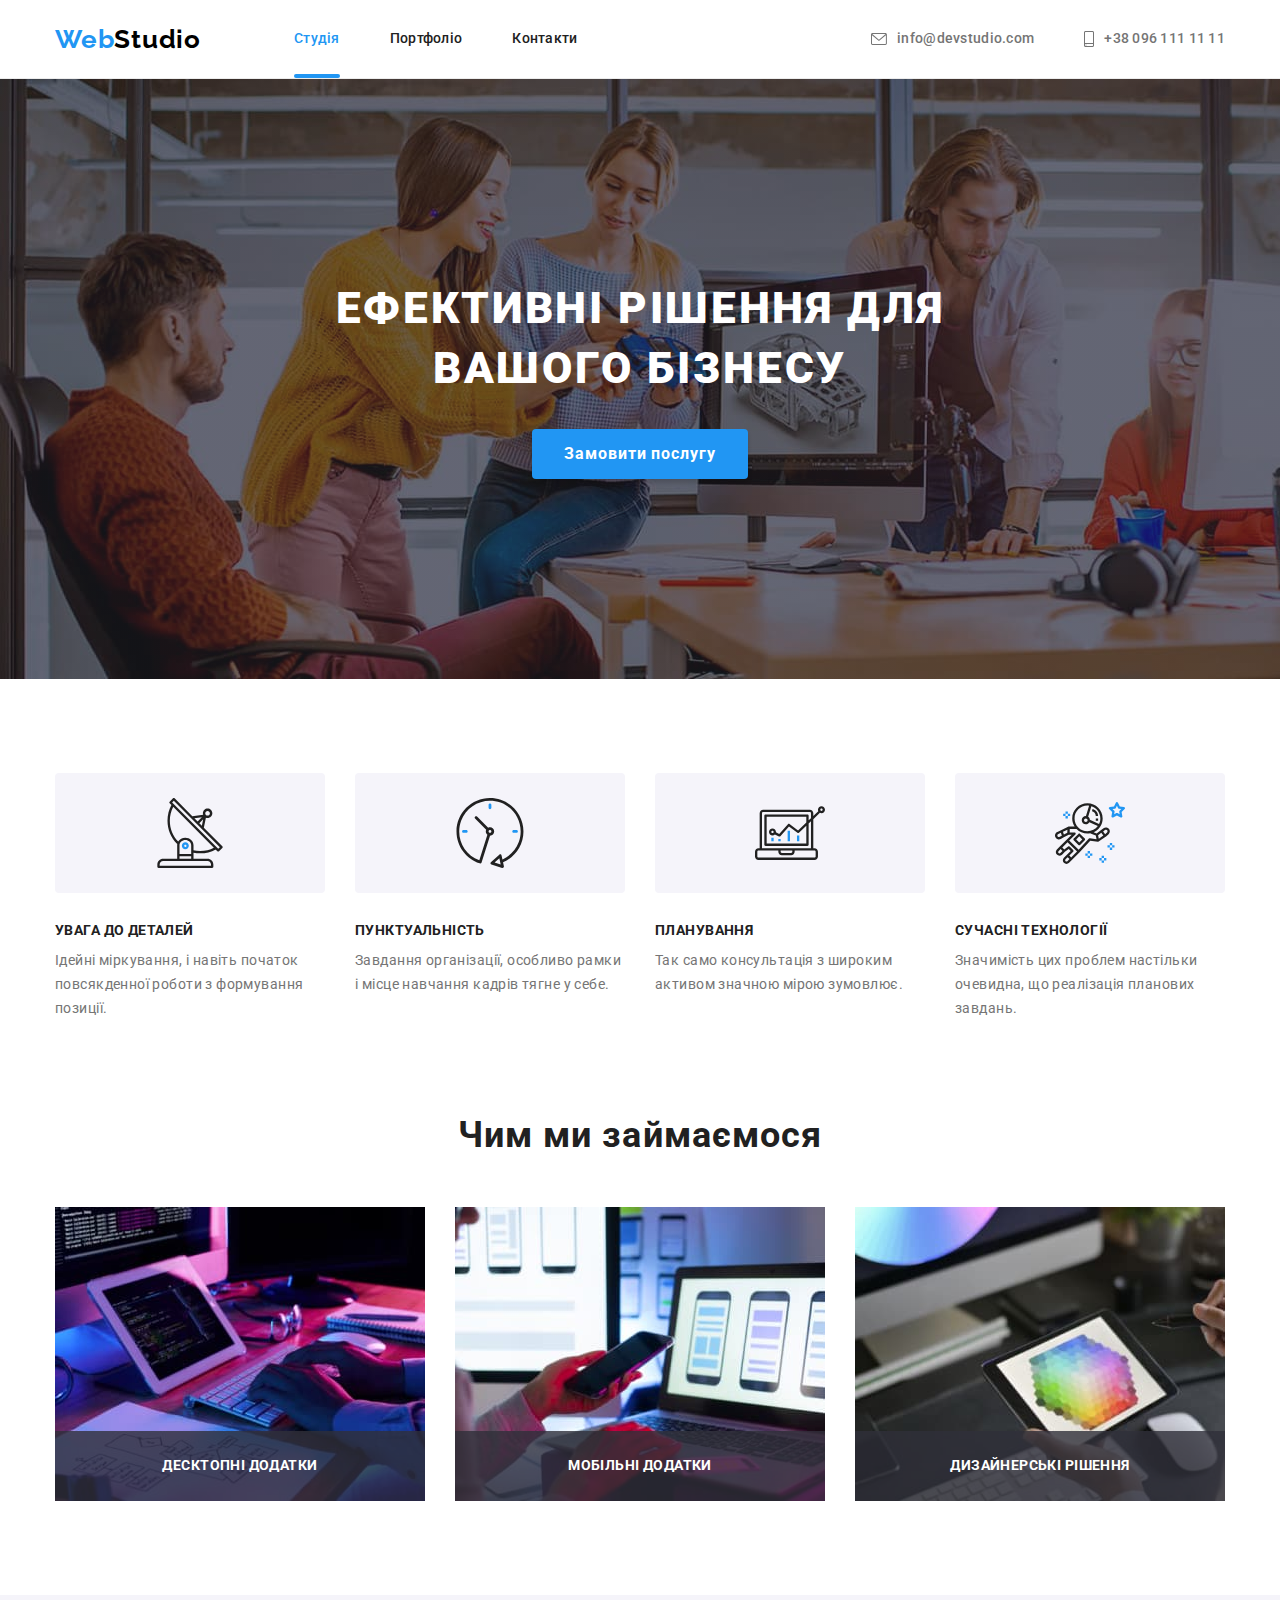
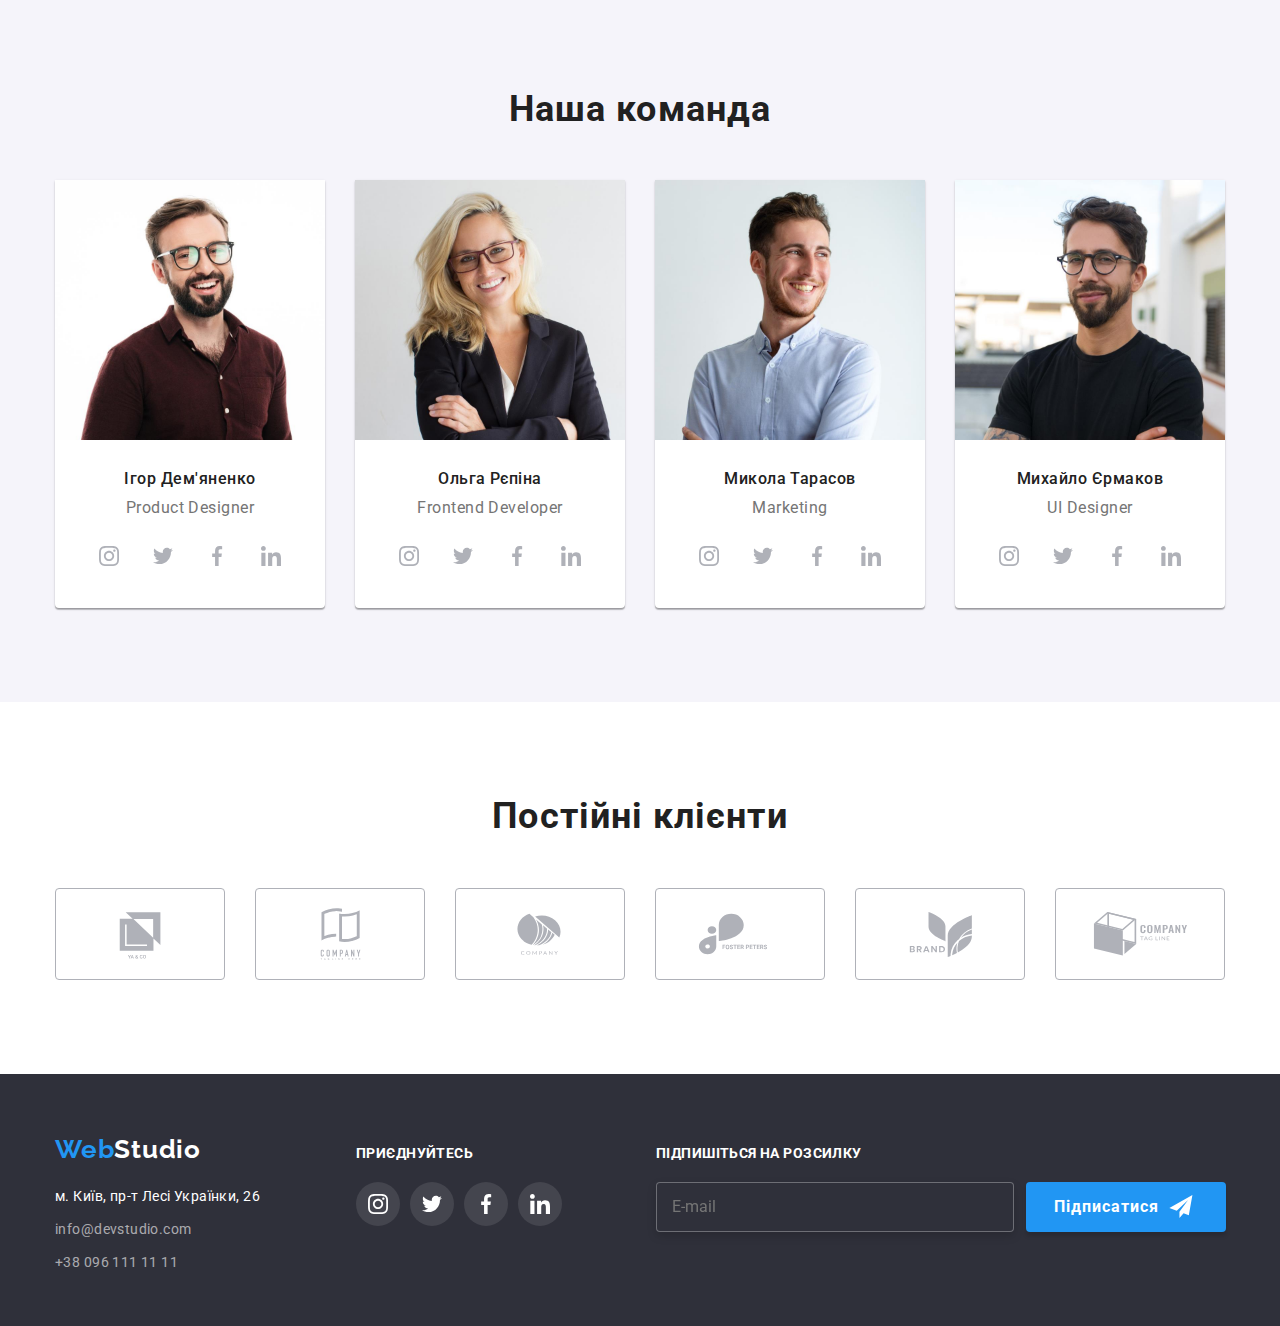
<file: index.html>
<!DOCTYPE html>
<html lang="uk">
  <head>
    <meta charset="UTF-8" />
    <meta http-equiv="X-UA-Compatible" content="IE=edge" />
    <meta name="viewport" content="width=device-width, initial-scale=1.0" />
    <title>Студія</title>
    <link rel="preconnect" href="https://fonts.googleapis.com" />
    <link rel="preconnect" href="https://fonts.gstatic.com" crossorigin />
    <link
      href="https://fonts.googleapis.com/css2?family=Raleway:wght@700&family=Roboto:wght@400;500;700;900&display=swap"
      rel="stylesheet"
    />
    <link
      rel="stylesheet"
      href="https://cdnjs.cloudflare.com/ajax/libs/modern-normalize/1.1.0/modern-normalize.min.css"
    />
    <link rel="stylesheet" href="./css/styles.css" />
  </head>
  <body>
    <!-- Шапка -->
    <header>
      <!-- навігація -->
      <div class="container header-main">
        <nav class="main-nav">
          <a href="./index.html" class="logo">Web<span class="black-logo">Studio</span></a>
          <ul class="site-nav">
            <li class="item"><a class="nav-link current" href="./index.html">Студія</a></li>
            <li class="item"><a class="nav-link" href="./portfolio.html">Портфоліо</a></li>
            <li class="item"><a class="nav-link" href="#">Контакти</a></li>
          </ul>
        </nav>
        <ul class="contact">
          <!-- контакти -->
          <li class="item">
            <a class="contact-item" href="mailto:info@devstudio.com"
              ><svg class="icon-envelope" width="16" height="12">
                <use href="./images/icons.svg#icon-envelope"></use></svg
              >info@devstudio.com
            </a>
          </li>
          <li class="item">
            <a class="contact-item" href="tel:+380961111111"
              ><svg class="icon-envelope" width="10" height="16">
                <use href="./images/icons.svg#icon-smartphone"></use></svg
              >+38 096 111 11 11</a
            >
          </li>
        </ul>
      </div>
    </header>
    <main>
      <!-- Герой -->
      <section class="section hero-section">
        <div class="container">
          <h1>
            Ефективні рішення для <br />
            вашого бізнесу
          </h1>
          <button type="button" class="button-hero" data-modal-open>Замовити послугу</button>
        </div>
      </section>
      <!-- Переваги -->
      <section class="section benefits-section">
        <h2 class="visually-hidden">Переваги</h2>
        <div class="container">
          <ul class="benefits-list">
            <li class="benefits-item">
              <div class="thumb">
                <svg class="icon-benefits"><use href="./images/icons.svg#icon-antenna"></use></svg>
              </div>
              <h3 class="benefits-title">Увага до деталей</h3>
              <p class="benefits-text">
                Ідейні міркування, і навіть початок повсякденної роботи з формування позиції.
              </p>
            </li>
            <li class="benefits-item">
              <div class="thumb">
                <svg class="icon-benefits"><use href="./images/icons.svg#icon-clock"></use></svg>
              </div>
              <h3 class="benefits-title">Пунктуальність</h3>
              <p class="benefits-text">
                Завдання організації, особливо рамки і місце навчання кадрів тягне у себе.
              </p>
            </li>
            <li class="benefits-item">
              <div class="thumb">
                <svg class="icon-benefits"><use href="./images/icons.svg#icon-diagram"></use></svg>
              </div>
              <h3 class="benefits-title">Планування</h3>
              <p class="benefits-text">
                Так само консультація з широким активом значною мірою зумовлює.
              </p>
            </li>
            <li class="benefits-item">
              <div class="thumb">
                <svg class="icon-benefits">
                  <use href="./images/icons.svg#icon-astronaut"></use>
                </svg>
              </div>
              <h3 class="benefits-title">Сучасні технології</h3>
              <p class="benefits-text">
                Значимість цих проблем настільки очевидна, що реалізація планових завдань.
              </p>
            </li>
          </ul>
        </div>
      </section>
      <!-- Чим ми займаємося -->
      <section class="section">
        <div class="container">
          <h2>Чим ми займаємося</h2>
          <ul class="doing">
            <li class="doing-item">
              <div class="doing-thumb">
                <img src="./images/box1.jpg" alt="Пише код за клавіатурою" width="370" />
                <p class="doing-sign">Десктопні додатки</p>
              </div>
            </li>
            <li class="doing-item">
              <div class="doing-thumb">
                <img src="./images/box2.jpg" alt="Створення UI/UX для смартфонів" width="370" />
                <p class="doing-sign">Мобільні додатки</p>
              </div>
            </li>
            <li class="doing-item">
              <div class="doing-thumb">
                <img src="./images/box3.jpg" alt="Палітра на планшеті" width="370" />
                <p class="doing-sign">Дизайнерські рішення</p>
              </div>
            </li>
          </ul>
        </div>
      </section>
      <!-- Наша команда -->
      <section class="section team-section">
        <div class="container">
          <h2>Наша команда</h2>
          <!-- карточки команди -->
          <ul class="team">
            <li class="team-item">
              <img src="./images/team1.jpg" alt="Бородань в окулярах посміхається" width="270" />
              <div class="team-signature">
                <h3 class="team-title">Ігор Дем'яненко</h3>
                <p class="team-text">Product Designer</p>
                <ul class="social">
                  <li class="social-item">
                    <a class="social-link" href="#">
                      <svg class="social-team-icon">
                        <use href="./images/icons.svg#icon-instagram"></use></svg
                    ></a>
                  </li>
                  <li class="social-item">
                    <a class="social-link" href="#">
                      <svg class="social-team-icon">
                        <use href="./images/icons.svg#icon-twitter"></use></svg
                    ></a>
                  </li>
                  <li class="social-item">
                    <a class="social-link" href="#">
                      <svg class="social-team-icon">
                        <use href="./images/icons.svg#icon-facebook"></use></svg
                    ></a>
                  </li>
                  <li class="social-item">
                    <a class="social-link" href="#">
                      <svg class="social-team-icon">
                        <use href="./images/icons.svg#icon-linkedin"></use></svg
                    ></a>
                  </li>
                </ul>
              </div>
            </li>
            <li class="team-item">
              <img src="./images/team2.jpg" alt="Блондинка в окулярах" width="270" />
              <div class="team-signature">
                <h3 class="team-title">Ольга Рєпіна</h3>
                <p class="team-text">Frontend Developer</p>
                <ul class="social">
                  <li class="social-item">
                    <a class="social-link" href="#">
                      <svg class="social-team-icon">
                        <use href="./images/icons.svg#icon-instagram"></use></svg
                    ></a>
                  </li>
                  <li class="social-item">
                    <a class="social-link" href="#">
                      <svg class="social-team-icon">
                        <use href="./images/icons.svg#icon-twitter"></use></svg
                    ></a>
                  </li>
                  <li class="social-item">
                    <a class="social-link" href="#">
                      <svg class="social-team-icon">
                        <use href="./images/icons.svg#icon-facebook"></use></svg
                    ></a>
                  </li>
                  <li class="social-item">
                    <a class="social-link" href="#">
                      <svg class="social-team-icon">
                        <use href="./images/icons.svg#icon-linkedin"></use></svg
                    ></a>
                  </li>
                </ul>
              </div>
            </li>
            <li class="team-item">
              <img src="./images/team3.jpg" alt="Чоловік посміхається" width="270" />
              <div class="team-signature">
                <h3 class="team-title">Микола Тарасов</h3>
                <p class="team-text">Marketing</p>
                <ul class="social">
                  <li class="social-item">
                    <a class="social-link" href="#">
                      <svg class="social-team-icon">
                        <use href="./images/icons.svg#icon-instagram"></use></svg
                    ></a>
                  </li>
                  <li class="social-item">
                    <a class="social-link" href="#">
                      <svg class="social-team-icon">
                        <use href="./images/icons.svg#icon-twitter"></use></svg
                    ></a>
                  </li>
                  <li class="social-item">
                    <a class="social-link" href="#">
                      <svg class="social-team-icon">
                        <use href="./images/icons.svg#icon-facebook"></use></svg
                    ></a>
                  </li>
                  <li class="social-item">
                    <a class="social-link" href="#">
                      <svg class="social-team-icon">
                        <use href="./images/icons.svg#icon-linkedin"></use></svg
                    ></a>
                  </li>
                </ul>
              </div>
            </li>
            <li class="team-item">
              <img src="./images/team4.jpg" alt="Бородань в окулярах" width="270" />
              <div class="team-signature">
                <h3 class="team-title">Михайло Єрмаков</h3>
                <p class="team-text">UI Designer</p>
                <ul class="social">
                  <li class="social-item">
                    <a class="social-link" href="#">
                      <svg class="social-team-icon">
                        <use href="./images/icons.svg#icon-instagram"></use></svg
                    ></a>
                  </li>
                  <li class="social-item">
                    <a class="social-link" href="#">
                      <svg class="social-team-icon">
                        <use href="./images/icons.svg#icon-twitter"></use></svg
                    ></a>
                  </li>
                  <li class="social-item">
                    <a class="social-link" href="#">
                      <svg class="social-team-icon">
                        <use href="./images/icons.svg#icon-facebook"></use></svg
                    ></a>
                  </li>
                  <li class="social-item">
                    <a class="social-link" href="#">
                      <svg class="social-team-icon">
                        <use href="./images/icons.svg#icon-linkedin"></use></svg
                    ></a>
                  </li>
                </ul>
              </div>
            </li>
          </ul>
        </div>
      </section>
      <!-- Постійні клієнти -->
      <section class="section">
        <div class="container">
          <h2>Постійні клієнти</h2>
          <ul class="client-list">
            <li class="client-item">
              <a class="client-button" href=""
                ><svg class="client-icon"><use href="./images/icons.svg#icon-comlogo1"></use></svg
              ></a>
            </li>
            <li class="client-item">
              <a class="client-button" href=""
                ><svg class="client-icon"><use href="./images/icons.svg#icon-comlogo2"></use></svg
              ></a>
            </li>
            <li class="client-item">
              <a class="client-button" href=""
                ><svg class="client-icon"><use href="./images/icons.svg#icon-comlogo3"></use></svg
              ></a>
            </li>
            <li class="client-item">
              <a class="client-button" href=""
                ><svg class="client-icon"><use href="./images/icons.svg#icon-comlogo4"></use></svg
              ></a>
            </li>
            <li class="client-item">
              <a class="client-button" href=""
                ><svg class="client-icon"><use href="./images/icons.svg#icon-comlogo5"></use></svg
              ></a>
            </li>
            <li class="client-item">
              <a class="client-button" href=""
                ><svg class="client-icon"><use href="./images/icons.svg#icon-comlogo6"></use></svg
              ></a>
            </li>
          </ul>
        </div>
      </section>
    </main>
    <!-- Футер -->
    <footer class="footer">
      <div class="container join">
        <div>
          <a href="./index.html" class="logo logo-footer"
            >Web<span class="white-logo">Studio</span></a
          >
          <address>
            <ul class="footer-list">
              <li class="footer-list-item">
                <a
                  class="address-footer"
                  href="https://goo.gl/maps/CPtrU1FHBa2aNyZL9"
                  target="_blank"
                  rel="noopener noreferrer nofollow"
                  >м. Київ, пр-т Лесі Українки, 26</a
                >
              </li>
              <li class="footer-list-item">
                <a class="contact-footer" href="mailto:info@devstudio.com">info@devstudio.com</a>
              </li>
              <li class="footer-list-item">
                <a class="contact-footer" href="tel:+380961111111">+38 096 111 11 11</a>
              </li>
            </ul>
          </address>
        </div>
        <div class="join-us-container">
          <p class="text-join">приєднуйтесь</p>
          <ul class="social-footer-list">
            <li class="social-footer-item">
              <a class="social-footer-link" href="#">
                <svg class="social-footer-icon">
                  <use href="./images/icons.svg#icon-instagram"></use></svg
              ></a>
            </li>
            <li class="social-footer-item">
              <a class="social-footer-link" href="#">
                <svg class="social-footer-icon">
                  <use href="./images/icons.svg#icon-twitter"></use></svg
              ></a>
            </li>
            <li class="social-footer-item">
              <a class="social-footer-link" href="#">
                <svg class="social-footer-icon">
                  <use href="./images/icons.svg#icon-facebook"></use></svg
              ></a>
            </li>
            <li class="social-footer-item">
              <a class="social-footer-link" href="#">
                <svg class="social-footer-icon">
                  <use href="./images/icons.svg#icon-linkedin"></use></svg
              ></a>
            </li>
          </ul>
        </div>
        <!-- Форма "Підписатися" -->
        <div class="subscribe-container">
          <p class="text-join">Підпишіться на розсилку</p>
          <form class="subscribe-form" name="subscribe-form">
            <label>
              <input class="subscribe-input" type="email" name="email" placeholder="E-mail" />
            </label>
            <button class="button-subscribe" type="submit">
              Підписатися<svg class="icon-send" width="24" height="24">
                <use href="./images/icons.svg#icon-iconsend"></use>
              </svg>
            </button>
          </form>
        </div>
      </div>
    </footer>
    <!-- Модалка -->

    <div class="backdrop is-hidden" data-modal>
      <div class="modal">
        <button class="close-modal" data-modal-close>✕</button>
        <h4 class="modal-title">Залиште свої дані, ми вам передзвонимо</h4>
        <form class="modal-form">
          <label class="modal-field"
            ><span class="label-text"> Ім'я</span>

            <input class="modal-input" type="text" name="name" />
            <svg class="icon-form">
              <use href="./images/icons.svg#icon-person"></use>
            </svg>
          </label>

          <label class="modal-field">
            <span class="label-text"> Телефон</span>
            <input class="modal-input" type="tel" name="tel" />
            <svg class="icon-form">
              <use href="./images/icons.svg#icon-phone"></use>
            </svg>
          </label>

          <label class="modal-field">
            <span class="label-text"> Пошта</span>
            <input class="modal-input" type="email" name="email" />
            <svg class="icon-form">
              <use href="./images/icons.svg#icon-email"></use>
            </svg>
          </label>

          <label class="modal-field">
            <span class="label-text"> Коментар </span>
            <textarea class="textarea" name="feedback" rows="7" placeholder="Введіть текст">
            </textarea>
          </label>

          <label class="checkbox-label">
            <input class="checkbox" type="checkbox" value="agree" />
            <span class="check-icon"></span>
            Погоджуюся з розсилкою та приймаю <a class="policy-link" href="">Умови договору</a>
          </label>
          <button class="button-modal" type="submit">Відправити</button>
        </form>
      </div>
    </div>

    <script src="./js/modal.js"></script>
  </body>
</html>
</file>
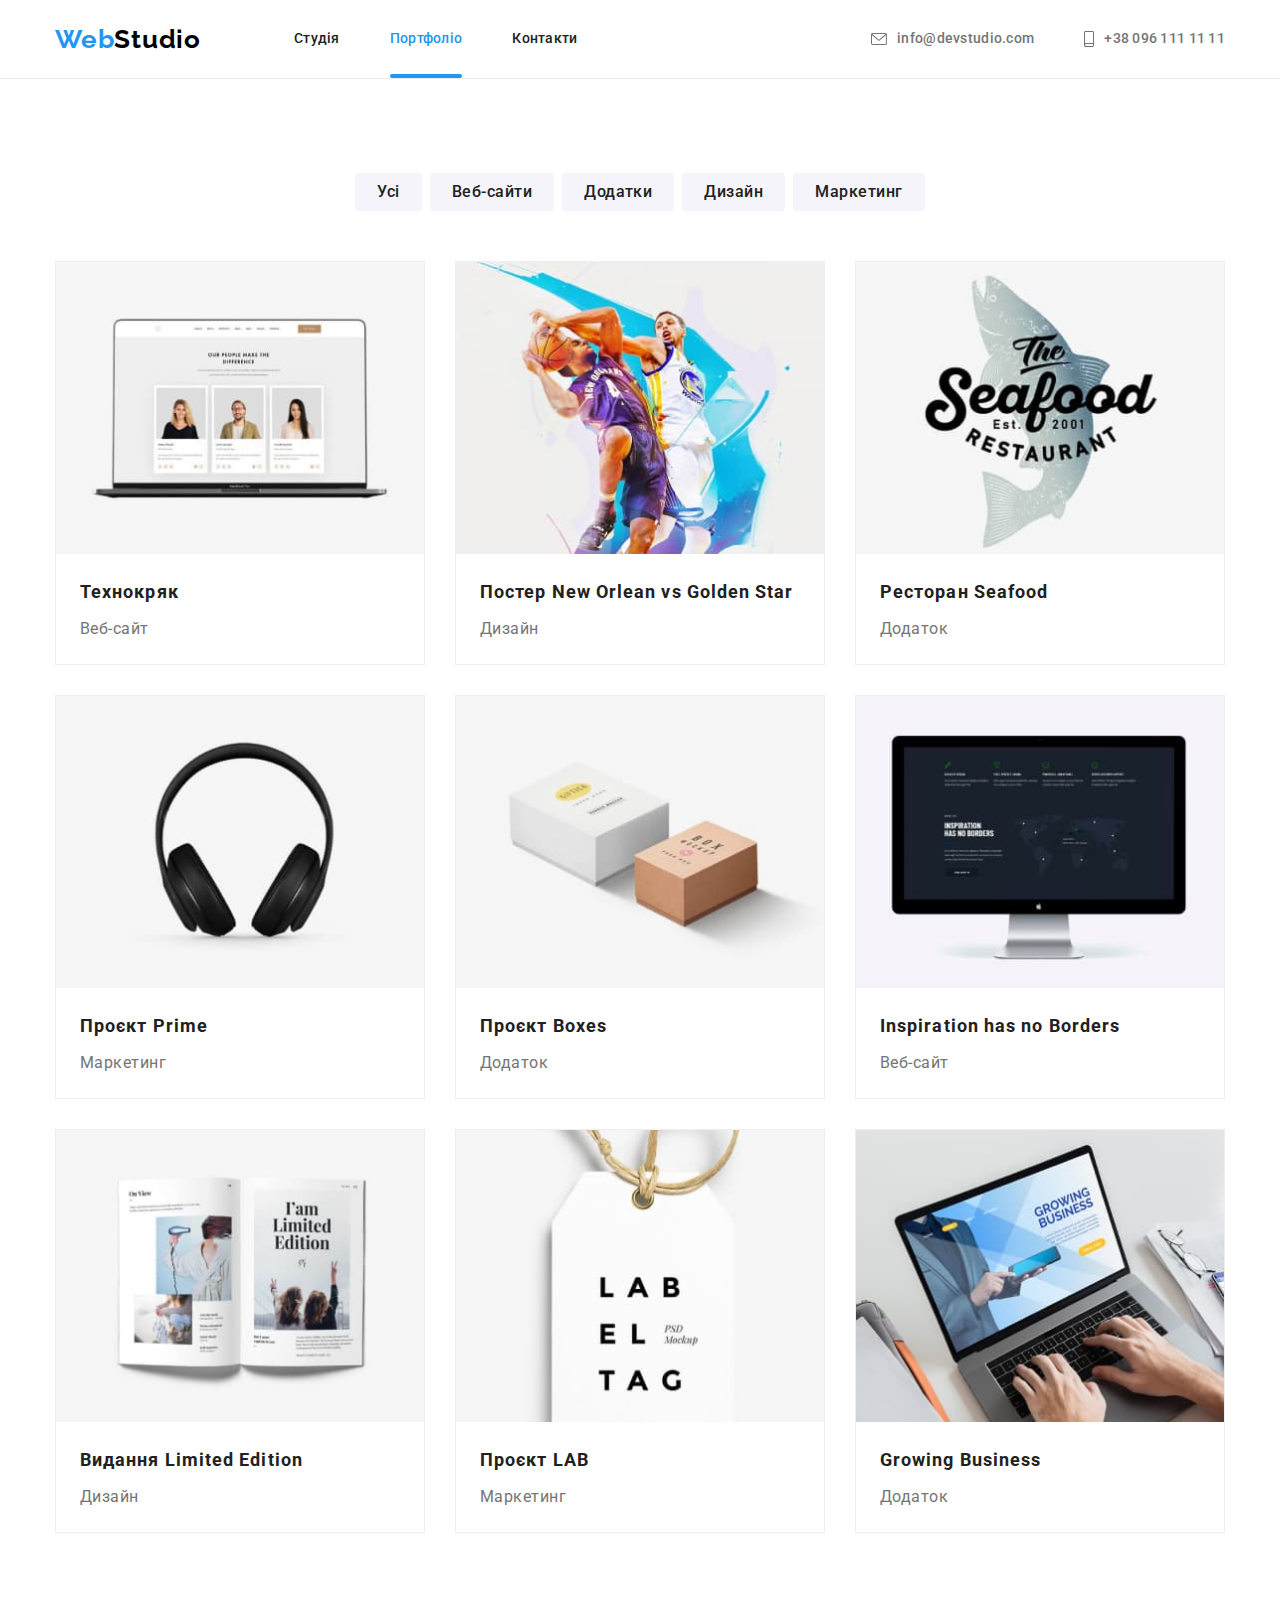
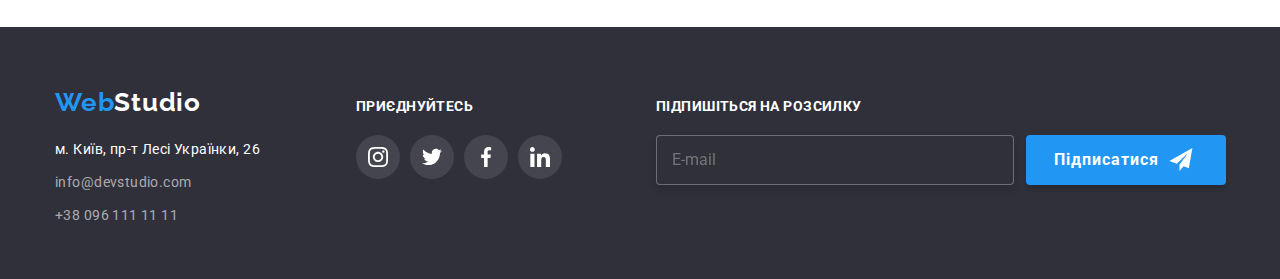
<file: portfolio.html>
<!DOCTYPE html>
<html lang="uk">
  <head>
    <meta charset="UTF-8" />
    <meta http-equiv="X-UA-Compatible" content="IE=edge" />
    <meta name="viewport" content="width=device-width, initial-scale=1.0" />
    <title>Портфоліо</title>
    <link rel="preconnect" href="https://fonts.googleapis.com" />
    <link rel="preconnect" href="https://fonts.gstatic.com" crossorigin />
    <link
      href="https://fonts.googleapis.com/css2?family=Raleway:wght@700&family=Roboto:wght@400;500;700;900&display=swap"
      rel="stylesheet"
    />
    <link
      rel="stylesheet"
      href="https://cdnjs.cloudflare.com/ajax/libs/modern-normalize/1.1.0/modern-normalize.min.css"
    />
    <link rel="stylesheet" href="./css/styles.css" />
  </head>
  <body>
    <!-- Шапка -->
    <header>
      <!-- навігація -->
      <div class="container header-main">
        <nav class="main-nav">
          <a href="./index.html" class="logo">Web<span class="black-logo">Studio</span></a>
          <ul class="site-nav">
            <li class="item"><a class="nav-link" href="./index.html">Студія</a></li>
            <li class="item"><a class="nav-link current" href="./portfolio.html">Портфоліо</a></li>
            <li class="item"><a class="nav-link" href="#">Контакти</a></li>
          </ul>
        </nav>
        <ul class="contact">
          <!-- контакти -->
          <li class="item">
            <a class="contact-item" href="mailto:info@devstudio.com"
              ><svg class="icon-envelope" width="16" height="12">
                <use href="./images/icons.svg#icon-envelope"></use></svg
              >info@devstudio.com
            </a>
          </li>
          <li class="item">
            <a class="contact-item" href="tel:+380961111111"
              ><svg class="icon-envelope" width="10" height="16">
                <use href="./images/icons.svg#icon-smartphone"></use></svg
              >+38 096 111 11 11</a
            >
          </li>
        </ul>
      </div>
    </header>
    <main>
      <!-- Кнопки фільтру -->
      <section class="section">
        <h2 class="visually-hidden">Фільтр Портфоліо</h2>
        <div class="container">
          <ul class="buttons-portfolio">
            <li class="buttons-item"><button type="button" class="button-filter">Усі</button></li>
            <li class="buttons-item">
              <button type="button" class="button-filter">Веб-сайти</button>
            </li>
            <li class="buttons-item">
              <button type="button" class="button-filter">Додатки</button>
            </li>
            <li class="buttons-item">
              <button type="button" class="button-filter">Дизайн</button>
            </li>
            <li class="buttons-item">
              <button type="button" class="button-filter">Маркетинг</button>
            </li>
          </ul>
          <!-- Картки Портфоліо -->
          <ul class="cards-portfolio">
            <li class="cards-item">
              <div class="card-thumb">
                <div class="coment-overlay">
                  <p class="card-coment">
                    Ресурс пропонує комплексні пропозиції з різним рівнем функціоналу та сервісів.
                    Все це дозволить відвідувачу отримати вичерпні відомості про компанію чи
                    приватну особу.
                  </p>
                </div>
                <img src="./images/c1notebook.jpg" alt="Ноутбук" width="370" />
              </div>
              <div class="card-sign">
                <h3 class="card-title">Технокряк</h3>
                <p class="card-text">Веб-сайт</p>
              </div>
            </li>
            <li class="cards-item">
              <div class="card-thumb">
                <div class="coment-overlay">
                  <p class="card-coment">
                    Ресурс пропонує комплексні пропозиції з різним рівнем функціоналу та сервісів.
                    Все це дозволить відвідувачу отримати вичерпні відомості про компанію чи
                    приватну особу.
                  </p>
                </div>
                <img src="./images/c2basket.jpg" alt="Баскетбол" width="370" />
              </div>
              <div class="card-sign">
                <h3 class="card-title">Постер New Orlean vs Golden Star</h3>
                <p class="card-text">Дизайн</p>
              </div>
            </li>
            <li class="cards-item">
              <div class="card-thumb">
                <div class="coment-overlay">
                  <p class="card-coment">
                    Ресурс пропонує комплексні пропозиції з різним рівнем функціоналу та сервісів.
                    Все це дозволить відвідувачу отримати вичерпні відомості про компанію чи
                    приватну особу.
                  </p>
                </div>
                <img src="./images/c3seafood.jpg" alt="Ресторан Seafood" width="370" />
              </div>
              <div class="card-sign">
                <h3 class="card-title">Ресторан Seafood</h3>
                <p class="card-text">Додаток</p>
              </div>
            </li>
            <li class="cards-item">
              <div class="card-thumb">
                <div class="coment-overlay">
                  <p class="card-coment">
                    Ресурс пропонує комплексні пропозиції з різним рівнем функціоналу та сервісів.
                    Все це дозволить відвідувачу отримати вичерпні відомості про компанію чи
                    приватну особу.
                  </p>
                </div>
                <img src="./images/c4headphones.jpg" alt="Навушники" width="370" />
              </div>
              <div class="card-sign">
                <h3 class="card-title">Проєкт Prime</h3>
                <p class="card-text">Маркетинг</p>
              </div>
            </li>
            <li class="cards-item">
              <div class="card-thumb">
                <div class="coment-overlay">
                  <p class="card-coment">
                    Ресурс пропонує комплексні пропозиції з різним рівнем функціоналу та сервісів.
                    Все це дозволить відвідувачу отримати вичерпні відомості про компанію чи
                    приватну особу.
                  </p>
                </div>
                <img src="./images/c5boxes.jpg" alt="Коробки" width="370" />
              </div>
              <div class="card-sign">
                <h3 class="card-title">Проєкт Boxes</h3>
                <p class="card-text">Додаток</p>
              </div>
            </li>
            <li class="cards-item">
              <div class="card-thumb">
                <div class="coment-overlay">
                  <p class="card-coment">
                    Ресурс пропонує комплексні пропозиції з різним рівнем функціоналу та сервісів.
                    Все це дозволить відвідувачу отримати вичерпні відомості про компанію чи
                    приватну особу.
                  </p>
                </div>
                <img src="./images/c6monitor.jpg" alt="Монітор" width="370" />
              </div>
              <div class="card-sign">
                <h3 class="card-title">Inspiration has no Borders</h3>
                <p class="card-text">Веб-сайт</p>
              </div>
            </li>
            <li class="cards-item">
              <div class="card-thumb">
                <div class="coment-overlay">
                  <p class="card-coment">
                    Ресурс пропонує комплексні пропозиції з різним рівнем функціоналу та сервісів.
                    Все це дозволить відвідувачу отримати вичерпні відомості про компанію чи
                    приватну особу.
                  </p>
                </div>
                <img src="./images/c7openbook.jpg" alt="Відкрита книга" width="370" />
              </div>
              <div class="card-sign">
                <h3 class="card-title">Видання Limited Edition</h3>
                <p class="card-text">Дизайн</p>
              </div>
            </li>
            <li class="cards-item">
              <div class="card-thumb">
                <div class="coment-overlay">
                  <p class="card-coment">
                    Ресурс пропонує комплексні пропозиції з різним рівнем функціоналу та сервісів.
                    Все це дозволить відвідувачу отримати вичерпні відомості про компанію чи
                    приватну особу.
                  </p>
                </div>
                <img src="./images/c8label.jpg" alt="Лейба" width="370" />
              </div>
              <div class="card-sign">
                <h3 class="card-title">Проєкт LAB</h3>
                <p class="card-text">Маркетинг</p>
              </div>
            </li>
            <li class="cards-item">
              <div class="card-thumb">
                <div class="coment-overlay">
                  <p class="card-coment">
                    Ресурс пропонує комплексні пропозиції з різним рівнем функціоналу та сервісів.
                    Все це дозволить відвідувачу отримати вичерпні відомості про компанію чи
                    приватну особу.
                  </p>
                </div>
                <img src="./images/c9workingonnotebook.jpg" alt="Працює за ноутбуком" width="370" />
              </div>
              <div class="card-sign">
                <h3 class="card-title">Growing Business</h3>
                <p class="card-text">Додаток</p>
              </div>
            </li>
          </ul>
        </div>
      </section>
    </main>
    <!-- Футер -->
    <footer class="footer">
      <div class="container join">
        <div>
          <a href="./index.html" class="logo logo-footer"
            >Web<span class="white-logo">Studio</span></a
          >
          <address>
            <ul class="footer-list">
              <li class="footer-list-item">
                <a
                  class="address-footer"
                  href="https://goo.gl/maps/CPtrU1FHBa2aNyZL9"
                  target="_blank"
                  rel="noopener noreferrer nofollow"
                  >м. Київ, пр-т Лесі Українки, 26</a
                >
              </li>
              <li class="footer-list-item">
                <a class="contact-footer" href="mailto:info@devstudio.com">info@devstudio.com</a>
              </li>
              <li class="footer-list-item">
                <a class="contact-footer" href="tel:+380961111111">+38 096 111 11 11</a>
              </li>
            </ul>
          </address>
        </div>
        <div class="join-us-container">
          <p class="text-join">приєднуйтесь</p>
          <ul class="social-footer-list">
            <li class="social-footer-item">
              <a class="social-footer-link" href="#">
                <svg class="social-footer-icon">
                  <use href="./images/icons.svg#icon-instagram"></use></svg
              ></a>
            </li>
            <li class="social-footer-item">
              <a class="social-footer-link" href="#">
                <svg class="social-footer-icon">
                  <use href="./images/icons.svg#icon-twitter"></use></svg
              ></a>
            </li>
            <li class="social-footer-item">
              <a class="social-footer-link" href="#">
                <svg class="social-footer-icon">
                  <use href="./images/icons.svg#icon-facebook"></use></svg
              ></a>
            </li>
            <li class="social-footer-item">
              <a class="social-footer-link" href="#">
                <svg class="social-footer-icon">
                  <use href="./images/icons.svg#icon-linkedin"></use></svg
              ></a>
            </li>
          </ul>
        </div>
                <!-- Форма "Підписатися" -->
                <div class="subscribe-container">
          <p class="text-join">Підпишіться на розсилку</p>
          <form class="subscribe-form" name="subscribe-form">
            <label>
              <input class="subscribe-input" type="email" name="email" placeholder="E-mail" />
            </label>
            <button class="button-subscribe" type="submit">
              Підписатися<svg class="icon-send" width="24" height="24">
                <use href="./images/icons.svg#icon-iconsend"></use>
              </svg>
            </button>
          </form>
        </div>
      </div>
    </footer>
  </body>
</html>
</file>
<file: css/styles.css>
:root {
  --primary-text-color: #212121;
  --secondary-text-color: #757575;
  --accent-color: #2196f3;
  --accent-color-card: rgba(33, 150, 243, 0.9);
  --logo-black: #000000;
  --logo-white: #ffffff;
  --stroke-color: #eeeeee;
  --text-color-in-footer: rgba(255, 255, 255, 0.6);
  --bg-primary-color: #2f303a;
  --bg-primary-color-transperent: rgba(47, 48, 58, 0.8);
  --white-color: #ffffff;
  --bg-secondary-color: #f5f4fa;
  --border-color: #ececec;
  --client-logo-color: #afb1b8;

  --hero-transperent-color: rgba(47, 48, 58, 0.4);
  --footer-social-icon-bg: rgba(255, 255, 255, 0.1);
  --backdrop-bg: rgba(0, 0, 0, 0.2);
}

body {
  font-family: Roboto, sans-serif;
  color: var(--primary-text-color);
}

h1,
h2,
h3,
h4,
h5,
h6,
p,
ul {
  margin: 0;
  padding: 0;
  font-weight: normal;
}

ul {
  list-style: none;
}

img {
  display: block;
  max-width: 100%;
  height: auto;
}

header {
  background: var(--white-color);
  border-bottom: solid 1px var(--border-color);
}

.logo {
  display: inline-block;
  color: var(--accent-color);
  font-family: 'Raleway';
  font-weight: 700;
  font-size: 26px;
  line-height: 1.19;
  letter-spacing: 0.03em;
  text-decoration: none;
}
.black-logo {
  display: inline-block;
  color: var(--logo-black);
}
.white-logo {
  display: inline-block;
  color: var(--logo-white);
}

li {
  list-style-type: none;
}

/* Контейнер */
.container {
  width: 1200px;
  margin: 0 auto;
  padding: 0 15px;
  /* outline: solid 2px tomato; */
}
/* Хедер */

.nav-link {
  position: relative;
  display: block;
  padding-top: 31px;
  padding-bottom: 31px;
  color: var(--primary-text-color);
  text-decoration: none;
  font-weight: 500;
  font-size: 14px;
  line-height: 1.14;
  letter-spacing: 0.02em;

  transition: color 250ms cubic-bezier(0.4, 0, 0.2, 1);
}

.nav-link:hover,
.nav-link:focus {
  color: var(--accent-color);
}

.current::after {
  position: absolute;
  bottom: 0;
  content: '';
  display: block;
  background-color: var(--accent-color);
  color: var(--accent-color);
  height: 4px;
  width: 100%;
  border-radius: 2px;
  opacity: 1;
}

.current {
  color: var(--accent-color);
}
.site-nav,
.main-nav {
  display: flex;
  align-items: center;
}
.site-nav {
  display: flex;
  align-items: center;
  margin-left: 93px;
}

.header-main {
  display: flex;
  align-items: center;
}
.site-nav .item:not(:last-child) {
  margin-right: 50px;
}
.contact .item:not(:last-child) {
  margin-right: 50px;
}
.section {
  padding: 94px 0;
}
.contact {
  display: flex;
  margin-left: auto;
  color: var(--secondary-text-color);
}
.contact-item {
  display: inline-block;
  display: flex;
  align-items: center;
  padding-top: 31px;
  padding-bottom: 31px;
  color: var(--secondary-text-color);
  text-decoration: none;
  font-weight: 500;
  font-size: 14px;
  line-height: 1.14;
  letter-spacing: 0.02em;

  transition: color 250ms cubic-bezier(0.4, 0, 0.2, 1);
}
.contact-item:hover,
.contact-item:focus {
  color: var(--accent-color);
}
.icon-envelope {
  margin-right: 10px;
  fill: currentColor;
}

/* Герой */
.hero-section {
  align-items: center;
  background-color: var(--bg-primary-color);
  background-image: linear-gradient(rgba(47, 48, 58, 0.4), rgba(47, 48, 58, 0.4)),
    url(../images/heroimage.jpg);
  max-width: 1600px;
  height: 600px;
  margin: 0 auto;
  padding: 200px 0;
}

h1 {
  font-weight: 900;
  font-size: 44px;
  line-height: 1.36;
  text-align: center;
  letter-spacing: 0.06em;
  text-transform: uppercase;
  color: var(--white-color);
  margin-top: 0;
  margin-bottom: 30px;
}

.button-hero {
  color: var(--white-color);
  background-color: var(--accent-color);
  cursor: pointer;
  border: 0;
  width: 216px;
  height: 50px;
  border-radius: 4px;
  font-weight: 700;
  font-size: 16px;
  line-height: 1.87;
  text-align: center;
  display: block;
  letter-spacing: 0.06em;
  margin: auto;
  box-shadow: 0px 4px 4px rgba(0, 0, 0, 0.15);
}

/* Переваги */
.benefits-section {
  padding-bottom: 0;
}
.visually-hidden {
  position: absolute;
  white-space: nowrap;
  width: 1px;
  height: 1px;
  overflow: hidden;
  border: 0;
  padding: 0;
  clip: rect(0 0 0 0);
  clip-path: inset(50%);
  margin: -1px;
}

.benefits-list {
  display: flex;
}

.benefits-list .benefits-item:not(:last-child) {
  margin-right: 30px;
}
.benefits-item {
  width: 270px;
}
.thumb {
  display: block;
  display: flex;
  align-items: center;
  justify-content: center;
  height: 120px;
  border-radius: 4px;
  margin-bottom: 30px;
  background-color: var(--bg-secondary-color);
}
.icon-benefits {
  width: 70px;
  height: 70px;
}
/* .benefits-item::before {
  content: '';
  display: block;
  height: 120px;
  border-radius: 4px;
  margin-bottom: 30px;
  background-color: var(--bg-secondary-color);
  background-repeat: no-repeat;
  background-position: center;
}

.icon-antena::before {
  background-image: url(../images/antenna.svg);
}

.icon-clock::before {
  background-image: url(../images/clock.svg);
}
.icon-diagram::before {
  background-image: url(../images/diagram.svg);
}
.icon-astranaut::before {
  background-image: url(../images/astronaut.svg);
} */

.benefits-title {
  font-family: 'Roboto';
  font-weight: 700;
  font-size: 14px;
  line-height: 1.14;
  letter-spacing: 0.03em;
  text-transform: uppercase;
  margin-bottom: 10px;
}

.benefits-text {
  font-size: 14px;
  line-height: 1.71;
  letter-spacing: 0.03em;
  color: var(--secondary-text-color);
}

/* Чим ми займаємось */
h2 {
  font-weight: 700;
  font-size: 36px;
  line-height: 1.16;
  text-align: center;
  letter-spacing: 0.03em;
  margin-bottom: 50px;
}
.doing {
  display: flex;
}
.doing .doing-item:not(:last-child) {
  margin-right: 30px;
}
.doing-thumb {
  position: relative;
  display: flex;
  align-items: center;
}

.doing-sign {
  position: absolute;
  bottom: 0;
  display: block;
  display: flex;
  align-items: center;
  justify-content: center;
  background-color: var(--bg-primary-color-transperent);
  width: 100%;
  height: 70px;
  font-weight: 700;
  font-size: 14px;
  line-height: 1.14;
  text-align: center;
  letter-spacing: 0.03em;
  text-transform: uppercase;
  color: var(--white-color);
}

/* Наша команда */
.team-section {
  background-color: var(--bg-secondary-color);
}

.team {
  display: flex;
}
.team-item {
  width: 270px;
  background-color: var(--white-color);
  box-shadow: 0px 1px 3px rgba(0, 0, 0, 0.12), 0px 1px 1px rgba(0, 0, 0, 0.14),
    0px 2px 1px rgba(0, 0, 0, 0.2);
  border-radius: 0px 0px 4px 4px;
}
.team .team-item:not(:last-child) {
  margin-right: 30px;
}

.team-title {
  font-weight: 500;
  font-size: 16px;
  line-height: 1.18;
  text-align: center;
  letter-spacing: 0.03em;
  margin-bottom: 10px;
}

.team-text {
  font-size: 16px;
  line-height: 1.18;
  text-align: center;
  letter-spacing: 0.03em;
  color: var(--secondary-text-color);
  margin-bottom: 16px;
}
.team-signature {
  padding: 30px 32px;
}

.social {
  display: flex;
  width: 206px;
  height: 44px;
}

.social-item:not(:last-child) {
  margin-right: 10px;
}
.social-link {
  display: inline-block;
  width: 44px;
  height: 44px;
  border-radius: 50%;
  padding: 12px;
  fill: var(--client-logo-color);

  transition: color 250ms cubic-bezier(0.4, 0, 0.2, 1),
    background-color 250ms cubic-bezier(0.4, 0, 0.2, 1);
}

.social-team-icon {
  width: 20px;
  height: 20px;
}

.social-link:hover,
.social-link:focus {
  background-color: var(--accent-color);
  fill: var(--white-color);
}

/* Постійні клієнти */
.client-list {
  display: flex;
}
.client-item:not(:last-child) {
  margin-right: 30px;
}

.client-button {
  display: inline-block;
  width: 170px;
  height: 92px;
  border: var(--client-logo-color) solid 1px;
  border-radius: 4px;
  padding: 16px 32px;
  color: var(--client-logo-color);

  transition: fill 250ms cubic-bezier(0.4, 0, 0.2, 1), color 250ms cubic-bezier(0.4, 0, 0.2, 1),
    border 250ms cubic-bezier(0.4, 0, 0.2, 1);
}

.client-icon {
  width: 106px;
  height: 60px;
  fill: currentColor;
}

.client-button:hover,
.client-button:focus {
  border: var(--accent-color) solid 1px;
  color: var(--accent-color);
  fill: var(--accent-color);
}

/* Портфоліо */

/* Кнопки портфоліо */

.button-filter {
  color: var(--primary-text-color);
  background-color: var(--bg-secondary-color);
  cursor: pointer;
  border: 0;
  font-weight: 500;
  font-size: 16px;
  line-height: 1.62;
  text-align: center;
  letter-spacing: 0.03em;
  border-radius: 4px;
  padding: 6px 22px;

  transition: color 250ms cubic-bezier(0.4, 0, 0.2, 1),
    background-color 250ms cubic-bezier(0.4, 0, 0.2, 1),
    box-shadow 250ms cubic-bezier(0.4, 0, 0.2, 1);
}
.button-filter:hover,
.button-filter:focus {
  color: var(--white-color);
  background-color: var(--accent-color);
  box-shadow: 0px 3px 1px rgba(0, 0, 0, 0.1), 0px 1px 2px rgba(0, 0, 0, 0.08),
    0px 2px 2px rgba(0, 0, 0, 0.12);
}
.buttons-portfolio {
  display: flex;
  justify-content: center;
  margin-bottom: 50px;
}
.buttons-item:not(:last-child) {
  margin-right: 8px;
}

/* Картки портфоліо */
.card-sign {
  padding: 20px 24px;
}
.card-title {
  width: 322px;
  font-weight: 700;
  font-size: 18px;
  line-height: 2;
  letter-spacing: 0.06em;
  margin-bottom: 4px;
}
.card-text {
  width: 322px;
  font-size: 16px;
  line-height: 1.87;
  letter-spacing: 0.03em;
  color: var(--secondary-text-color);
}

.cards-portfolio {
  display: flex;
  flex-wrap: wrap;
}
.cards-item {
  width: 370px;
  height: 404px;

  background: var(--white-color);
  border: 1px solid var(--stroke-color);
  margin-right: 30px;
  margin-bottom: 30px;

  transition: box-shadow 250ms cubic-bezier(0.4, 0, 0.2, 1),
    opacity 250ms cubic-bezier(0.4, 0, 0.2, 1);
}
.cards-item:nth-child(3n) {
  margin-right: 0;
}
.cards-item:nth-last-child(-n + 3) {
  margin-bottom: 0;
}

.card-thumb {
  position: relative;
  overflow: hidden;
  display: flex;
  align-items: center;
}

.coment-overlay {
  position: absolute;
  top: 294px;
  width: 100%;
  height: 100%;
  background-color: var(--accent-color-card);
  transition: transform 250ms cubic-bezier(0.4, 0, 0.2, 1);
}

.card-coment {
  position: absolute;
  display: block;
  top: 0;
  width: 100%;
  height: 100%;
  padding: 63px 24px;
  font-size: 18px;
  line-height: 1.55;
  color: var(--white-color);
  letter-spacing: 0.03em;
}

.cards-item:hover .coment-overlay,
.cards-item:focus .coment-overlay {
  transform: translateY(-294px);
}
.cards-item:hover,
.cards-item:focus {
  box-shadow: 0px 1px 1px rgba(0, 0, 0, 0.12), 0px 4px 4px rgba(0, 0, 0, 0.06),
    1px 4px 6px rgba(0, 0, 0, 0.16);
}

/* Футер */
.footer {
  background-color: var(--bg-primary-color);
  height: 252px;
  padding-top: 60px;
}
.address-footer {
  color: var(--logo-white);
  font-style: normal;
  font-size: 14px;
  line-height: 1.71;
  letter-spacing: 0.03em;
  text-decoration: none;

  transition: color 250ms cubic-bezier(0.4, 0, 0.2, 1);
}
.address-footer:hover,
.address-footer:focus {
  color: var(--accent-color);
}
.contact-footer {
  color: var(--text-color-in-footer);
  font-style: normal;
  font-size: 14px;
  line-height: 1.71;
  letter-spacing: 0.03em;
  text-decoration: none;

  transition: color 250ms cubic-bezier(0.4, 0, 0.2, 1);
}
.contact-footer:hover,
.contact-footer:focus {
  color: var(--accent-color);
}

.logo-footer {
  margin-bottom: 20px;
}
.footer-list .footer-list-item:not(:last-child) {
  margin-bottom: 9px;
}
.footer-list {
  width: 231px;
}
.social-footer-list {
  display: flex;
}

.social-footer-item:not(:last-child) {
  margin-right: 10px;
}
.social-footer-link {
  display: inline-block;
  width: 44px;
  height: 44px;
  border-radius: 50%;
  background-color: var(--footer-social-icon-bg);
  padding: 12px;

  transition: background-color 250ms cubic-bezier(0.4, 0, 0.2, 1);
}
.social-footer-link:hover,
.social-footer-link:focus {
  background-color: var(--accent-color);
}

.social-footer-icon {
  width: 20px;
  height: 20px;
  fill: var(--white-color);
}
.join-us-container {
  margin-left: 70px;
}
.text-join {
  font-weight: 700;
  font-size: 14px;
  line-height: 1.14;
  letter-spacing: 0.03em;
  text-transform: uppercase;
  color: var(--logo-white);
  margin-top: 12px;
  margin-bottom: 20px;
}
.join {
  display: flex;
}

.backdrop {
  position: fixed;
  left: 0;
  top: 0;
  width: 100%;
  height: 100%;
  background-color: var(--backdrop-bg);
  opacity: 1;

  transition: opacity 300ms cubic-bezier(0.4, 0, 0.2, 1);
}

.backdrop.is-hidden {
  opacity: 0;
  pointer-events: none;
}
.backdrop.is-hidden .modal {
  transform: translate(-50%, -50%) scale(1.1);
}

.modal {
  position: absolute;
  top: 50%;
  left: 50%;
  width: 528px;
  border-radius: 4px;
  background-color: var(--white-color);
  box-shadow: 0px 1px 3px rgba(0, 0, 0, 0.12), 0px 1px 1px rgba(0, 0, 0, 0.14),
    0px 2px 1px rgba(0, 0, 0, 0.2);
  transform: translate(-50%, -50%) scale(1);

  transition: transform 300ms cubic-bezier(0.4, 0, 0.2, 1);
}

.close-modal {
  position: absolute;
  display: block;
  padding: 0;
  top: 8px;
  right: 8px;
  width: 30px;
  height: 30px;
  border-radius: 50%;
  background-color: var(--white-color);
  border: 1px solid rgba(0, 0, 0, 0.1);

  transition: color 250ms cubic-bezier(0.4, 0, 0.2, 1);
}
.close-modal:hover {
  color: var(--accent-color);
  cursor: pointer;
}

.button-modal {
  color: var(--white-color);
  background-color: var(--accent-color);
  cursor: pointer;
  border: 0;
  height: 50px;
  border-radius: 4px;
  font-weight: 700;
  font-size: 16px;
  line-height: 1.87;
  text-align: center;
  display: flex;
  justify-content: center;
  align-items: center;
  letter-spacing: 0.06em;
  margin: auto;

  box-shadow: 0px 4px 4px rgba(0, 0, 0, 0.15);
}

.button-modal,
.button-subscribe {
  color: var(--white-color);
  background-color: var(--accent-color);
  cursor: pointer;
  display: inline-block;
  display: flex;
  align-items: center;
  text-align: center;
  border: 0;
  width: 200px;
  border-radius: 4px;
  font-weight: 700;
  font-size: 16px;
  line-height: 1.87;
  letter-spacing: 0.06em;

  box-shadow: 0px 4px 4px rgba(0, 0, 0, 0.15);
  padding: 10px 28px;
}

.subscribe-container {
  margin-left: 94px;
}
.subscribe-form {
  display: flex;
  flex-direction: row;
}
.icon-send {
  margin-left: 10px;

  justify-content: center;
}
/* display: inline-block;
  display: flex;
  align-items: center; */

.subscribe-input {
  width: 358px;
  height: 50px;
  margin-right: 12px;
  display: inline-block;
  display: flex;
  background-color: var(--bg-primary-color);
  color: var(--text-color-in-footer);
  padding: 15px;
  border: 1px solid rgba(255, 255, 255, 0.3);
  filter: drop-shadow(0px 4px 4px rgba(0, 0, 0, 0.15));
  border-radius: 4px;
}
.modal {
  padding: 40px;
}
.modal-form {
}
.modal-title {
  font-weight: 700;
  font-size: 20px;
  line-height: 1.15;
  text-align: center;
  letter-spacing: 0.03em;
  margin-bottom: 30px;
}
.modal-field {
  display: block;
  position: relative;
}
.label-text {
  position: absolute;
  top: -18px;
  font-size: 12px;
  line-height: 1.16;
  letter-spacing: 0.01em;
  color: var(--secondary-text-color);
}
.modal-input {
  width: 448px;
  height: 40px;
  border: 1px solid rgba(33, 33, 33, 0.2);
  border-radius: 4px;
  padding-left: 42px;
  margin-bottom: 28px;
  transition: border 250ms cubic-bezier(0.4, 0, 0.2, 1);
}

.textarea {
  resize: none;
  width: 448px;
  height: 120px;
  font-size: 12px;
  line-height: 1.16;
  letter-spacing: 0.01em;

  color: rgba(117, 117, 117, 0.5);
  padding: 12px 16px;

  border: 1px solid rgba(33, 33, 33, 0.2);
  border-radius: 4px;
  margin-bottom: 20px;

  transition: border 250ms cubic-bezier(0.4, 0, 0.2, 1);
}
.textarea:focus {
  border: 1px solid var(--accent-color);
}

.icon-form {
  position: absolute;
  top: 11px;
  left: 12px;
  display: inline-block;
  width: 18px;
  height: 18px;
  transition: fill 250ms cubic-bezier(0.4, 0, 0.2, 1);
}

.modal-input:focus + .icon-form {
  fill: var(--accent-color);
}
.modal-input:focus {
  border: 1px solid var(--accent-color);
}
.thumb-form {
  position: relative;
  margin-top: 4px;
}

.checkbox-label {
  display: inline-block;
  display: flex;
  align-items: center;
  font-size: 14px;
  line-height: 1.71;
  letter-spacing: 0.03em;
  color: var(--secondary-text-color);
  margin-left: 11px;
  margin-right: 11px;
  margin-bottom: 30px;
}
.policy-link {
  display: inline-block;

  color: var(--accent-color);
  text-decoration: underline;
  margin-left: 4px;
}
.checkbox {
  position: absolute;
  white-space: nowrap;
  width: 1px;
  height: 1px;
  overflow: hidden;
  border: 0;
  padding: 0;
  clip: rect(0 0 0 0);
  clip-path: inset(50%);
  margin: -1px;
}

.check-icon {
  display: inline-block;
  width: 15px;
  height: 15px;
  border: var(--primary-text-color) 2px solid;
  border-radius: 2px;
  margin-right: 8px;

  transition: background-color 250ms cubic-bezier(0.4, 0, 0.2, 1),
    border 250ms cubic-bezier(0.4, 0, 0.2, 1);
}
.checkbox:checked + .check-icon {
  background-color: var(--accent-color);
  border: none;
  background-image: url(../images/check.svg);
  background-size: contain;
  background-position: center;
  background-repeat: no-repeat;
}
</file>
